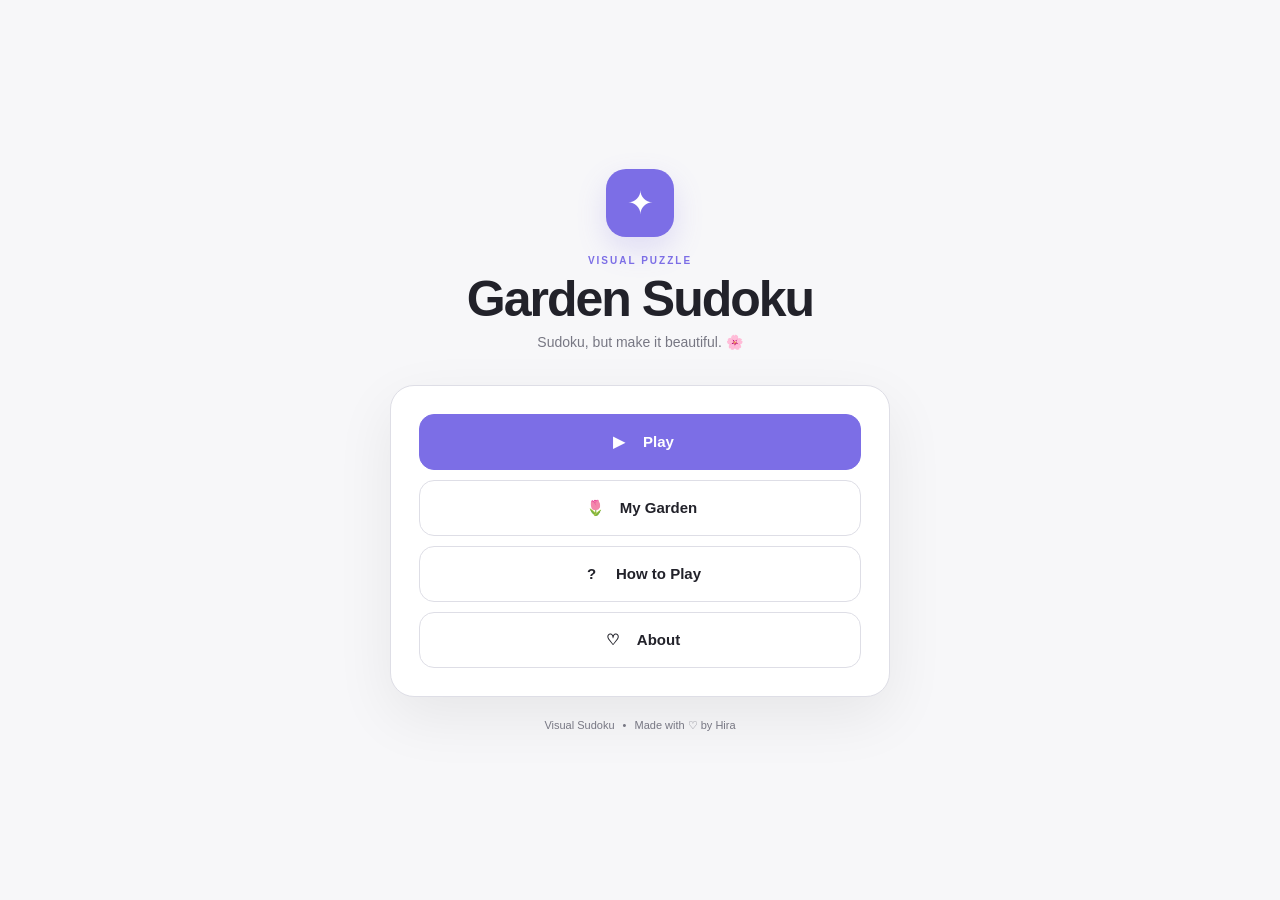
<file: index.html>
<!DOCTYPE html>
<html lang="en">

<head>

    <meta charset="UTF-8">

    <meta
        name="viewport"
        content="width=device-width, initial-scale=1.0"
    >

    <meta
        name="theme-color"
        content="#f7f7f9"
    >

    <meta
        name="description"
        content="Visual Sudoku - a beautiful themed Sudoku puzzle game."
    >

    <title>Garden Sudoku</title>

    <link
        rel="stylesheet"
        href="css/menu.css"
    >

</head>


<body>

    <main class="menu-container">

        <!-- LOGO / TITLE -->

        <section class="menu-header">

            <div class="logo">
                ✦
            </div>

            <p class="eyebrow">
                VISUAL PUZZLE
            </p>

            <h1>
                Garden Sudoku
            </h1>

            <p class="tagline">
                Sudoku, but make it beautiful. 🌸
            </p>

        </section>


        <!-- MAIN MENU -->

        <section
            id="mainMenu"
            class="menu-panel"
        >

            <button
                id="playButton"
                class="menu-button primary"
                type="button"
            >
                <span class="button-icon">
                    ▶
                </span>

                <span>
                    Play
                </span>
            </button>


            <button
                id="gardenButton"
                class="menu-button"
                type="button"
            >
                <span class="button-icon">
                    🌷
                </span>

                <span>
                    My Garden
                </span>
            </button>


            <button
                id="howToPlayButton"
                class="menu-button"
                type="button"
            >
                <span class="button-icon">
                    ?
                </span>

                <span>
                    How to Play
                </span>
            </button>


            <button
                id="aboutButton"
                class="menu-button"
                type="button"
            >
                <span class="button-icon">
                    ♡
                </span>

                <span>
                    About
                </span>
            </button>

        </section>


        <!-- =========================
             PLAY SETTINGS
        ========================== -->

        <section
            id="playSettings"
            class="menu-panel hidden"
        >

            <button
                id="backFromPlay"
                class="back-button"
                type="button"
            >
                ← Back
            </button>


            <h2>
                Create Your Puzzle
            </h2>

            <p class="panel-description">
                Choose your difficulty and your world.
            </p>


            <!-- DIFFICULTY -->

            <div class="selection-section">

                <h3>
                    Difficulty
                </h3>

                <div class="choice-grid">

                    <button
                        class="choice-button difficulty-choice"
                        data-value="easy"
                        type="button"
                    >
                        <span class="choice-icon">
                            🌱
                        </span>

                        <span>
                            Easy
                        </span>
                    </button>


                    <button
                        class="choice-button difficulty-choice selected"
                        data-value="medium"
                        type="button"
                    >
                        <span class="choice-icon">
                            🌿
                        </span>

                        <span>
                            Medium
                        </span>
                    </button>


                    <button
                        class="choice-button difficulty-choice"
                        data-value="hard"
                        type="button"
                    >
                        <span class="choice-icon">
                            🌳
                        </span>

                        <span>
                            Hard
                        </span>
                    </button>

                </div>

            </div>


            <!-- THEME -->

            <div class="selection-section">

                <h3>
                    Theme
                </h3>

                <div class="choice-grid">

                    <button
                        class="choice-button theme-choice selected"
                        data-value="numbers"
                        type="button"
                    >
                        <span class="choice-icon">
                            123
                        </span>

                        <span>
                            Numbers
                        </span>
                    </button>


                    <button
                        class="choice-button theme-choice"
                        data-value="fruits"
                        type="button"
                    >
                        <span class="choice-icon">
                            🍎
                        </span>

                        <span>
                            Fruits
                        </span>
                    </button>


                    <button
                        class="choice-button theme-choice"
                        data-value="flowers"
                        type="button"
                    >
                        <span class="choice-icon">
                            🌸
                        </span>

                        <span>
                            Flowers
                        </span>
                    </button>

                </div>

            </div>


            <button
                id="startGameButton"
                class="menu-button primary start-button"
                type="button"
            >
                Start Game
                <span>→</span>
            </button>

        </section>


        <!-- =========================
             HOW TO PLAY
        ========================== -->

        <section
            id="howToPlay"
            class="info-panel hidden"
        >

            <button
                id="backFromHowToPlay"
                class="back-button"
                type="button"
            >
                ← Back
            </button>


            <h2>
                How to Play
            </h2>


            <div class="instructions">

                <div class="instruction">

                    <span class="instruction-number">
                        1
                    </span>

                    <p>
                        Fill every empty cell of the
                        9×9 board.
                    </p>

                </div>


                <div class="instruction">

                    <span class="instruction-number">
                        2
                    </span>

                    <p>
                        Each row must contain every
                        symbol exactly once.
                    </p>

                </div>


                <div class="instruction">

                    <span class="instruction-number">
                        3
                    </span>

                    <p>
                        Each column must contain every
                        symbol exactly once.
                    </p>

                </div>


                <div class="instruction">

                    <span class="instruction-number">
                        4
                    </span>

                    <p>
                        Each 3×3 square must also contain
                        every symbol exactly once.
                    </p>

                </div>


                <div class="instruction">

                    <span class="instruction-number">
                        5
                    </span>

                    <p>
                        Numbers, fruits and flowers all
                        follow exactly the same Sudoku rules.
                    </p>

                </div>


                <div class="instruction">

                    <span class="instruction-number">
                        6
                    </span>

                    <p>
                        If you make a mistake, the cell
                        will turn red. ❤️‍🩹
                    </p>

                </div>


                <div class="instruction">

                    <span class="instruction-number">
                        7
                    </span>

                    <p>
                        Need help? Use the Hint button
                        to reveal a correct symbol.
                    </p>

                </div>

            </div>


            <div class="tip">

                💡
                <strong>Tip:</strong>
                Take your time. Sudoku is about logic,
                not speed.

            </div>

        </section>


        <!-- =========================
             ABOUT
        ========================== -->

        <section
            id="about"
            class="info-panel hidden"
        >

            <button
                id="backFromAbout"
                class="back-button"
                type="button"
            >
                ← Back
            </button>


            <div class="about-icon">
                🌸
            </div>


            <h2>
                About Visual Sudoku
            </h2>


            <p class="about-text">

                Visual Sudoku is a themed Sudoku game
                created by <strong>Hira</strong>.

                <br><br>

                Instead of using only traditional numbers,
                the game lets you explore Sudoku through
                beautiful visual themes such as fruits
                and flowers.

                <br><br>

                It was created with a simple idea:

                <strong>
                    logic games can be beautiful too.
                </strong>

            </p>


            <div class="creator-card">

                <span>
                    Created by
                </span>

                <strong>
                    Hira
                </strong>


                <a
                    href="mailto:hirafuyu2003@gmail.com"
                >
                    hirafuyu2003@gmail.com
                </a>

            </div>

        </section>


        <!-- FOOTER -->

        <footer>

            Visual Sudoku

            <span>•</span>

            Made with ♡ by Hira

        </footer>

    </main>


    <script src="js/menu.js"></script>

</body>

</html>
</file>
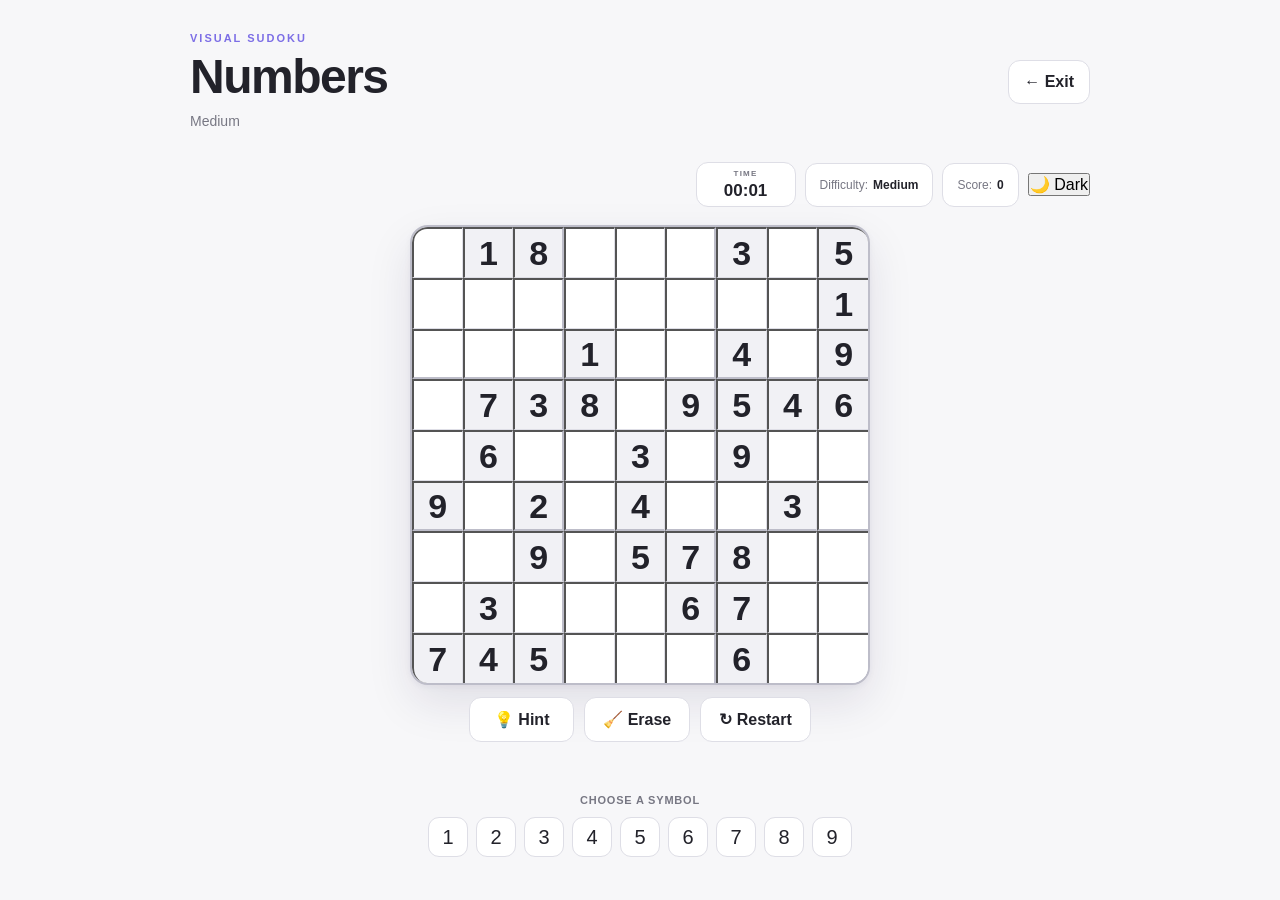
<file: game.html>
<!DOCTYPE html>
<html lang="en">

<head>

    <meta charset="UTF-8">

    <meta
        name="viewport"
        content="width=device-width, initial-scale=1.0, viewport-fit=cover"
    >

    <meta
        name="theme-color"
        content="#f7f7f9"
    >

    <meta
        name="description"
        content="Visual Sudoku game."
    >

    <title>Visual Sudoku — Game</title>

    <link
        rel="stylesheet"
        href="css/style.css"
    >

</head>


<body>

    <main class="app">


        <!-- =========================
             HEADER
        ========================== -->

        <header class="app-header">

            <div class="brand">

                <p class="eyebrow">
                    VISUAL SUDOKU
                </p>

                <h1>
                    <span id="gameThemeName">
                        Numbers
                    </span>
                </h1>

                <p
                    id="gameDifficulty"
                    class="subtitle"
                >
                    Medium
                </p>

            </div>


            <button
                id="exitButton"
                class="exit-button"
                type="button"
            >
                ← Exit
            </button>

        </header>


        <!-- =========================
             GAME INFO
        ========================== -->

        <section class="game-info">

            <div class="timer-box">

                <span class="timer-label">
                    TIME
                </span>

                <strong id="timer">
                    00:00
                </strong>

            </div>


            <div class="game-status">

                <span>
                    Difficulty:
                </span>

                <strong id="difficultyDisplay">
                    Medium
                </strong>

            </div>

            <div class="game-status">

                <span>
                    Score:
                </span>

                <strong id="scoreDisplay">
                    0
                </strong>

            </div>


            <button
                id="darkMode"
                class="mode-button"
                type="button"
                aria-label="Toggle dark mode"
                aria-pressed="false"
            >

                <span
                    id="modeIcon"
                    aria-hidden="true"
                >
                    🌙
                </span>

                <span id="modeText">
                    Dark
                </span>

            </button>

        </section>


        <!-- =========================
             BOARD
        ========================== -->

        <section class="game-area">

            <div
                id="sudokuBoard"
                class="sudoku-board"
                aria-label="Sudoku board"
            ></div>


            <div class="game-actions">

                <button
                    id="hintBtn"
                    class="secondary-button"
                    type="button"
                >
                    <span>💡</span>
                    Hint
                </button>


                <button
                    id="eraseBtn"
                    class="secondary-button"
                    type="button"
                >
                    <span>🧹</span>
                    Erase
                </button>


                <button
                    id="restartBtn"
                    class="secondary-button"
                    type="button"
                >
                    <span>↻</span>
                    Restart
                </button>

            </div>


            <p
                id="message"
                class="message"
                aria-live="polite"
            ></p>

        </section>


        <!-- =========================
             SYMBOL PALETTE
        ========================== -->

        <section
            class="palette-section"
            aria-label="Symbol selection"
        >

            <p class="palette-title">
                Choose a symbol
            </p>


            <div
                id="symbolPalette"
                class="symbol-palette"
            ></div>

        </section>


        <!-- =========================
             WIN MODAL
        ========================== -->

        <div
            id="winModal"
            class="modal hidden"
            role="dialog"
            aria-modal="true"
            aria-labelledby="winTitle"
        >

            <div class="modal-content">

                <div class="win-icon">
                    ✨
                </div>

                <h2 id="winTitle">
                    Puzzle Complete!
                </h2>

                <p>
                    Beautifully solved. 🌸
                </p>

                <p>
                    Time:
                    <strong id="finalTime">
                        00:00
                    </strong>
                </p>

                <p>
                    Level score:
                    <strong id="finalScore">
                        0
                    </strong>
                </p>

                <p id="coinsEarned" class="score-reward">
                    🌱 Coins earned: 0
                </p>


                <button
                    id="nextGameBtn"
                    class="primary-button modal-button"
                    type="button"
                >
                    New Puzzle
                </button>


                <button
                    id="winExitButton"
                    class="secondary-button modal-button"
                    type="button"
                >
                    Main Menu
                </button>

            </div>

        </div>


    </main>


    <script src="js/sudoku.js"></script>
    <script src="js/themes.js"></script>
    <script src="js/game.js"></script>
    <script src="js/app.js"></script>
    


</body>

</html>
</file>
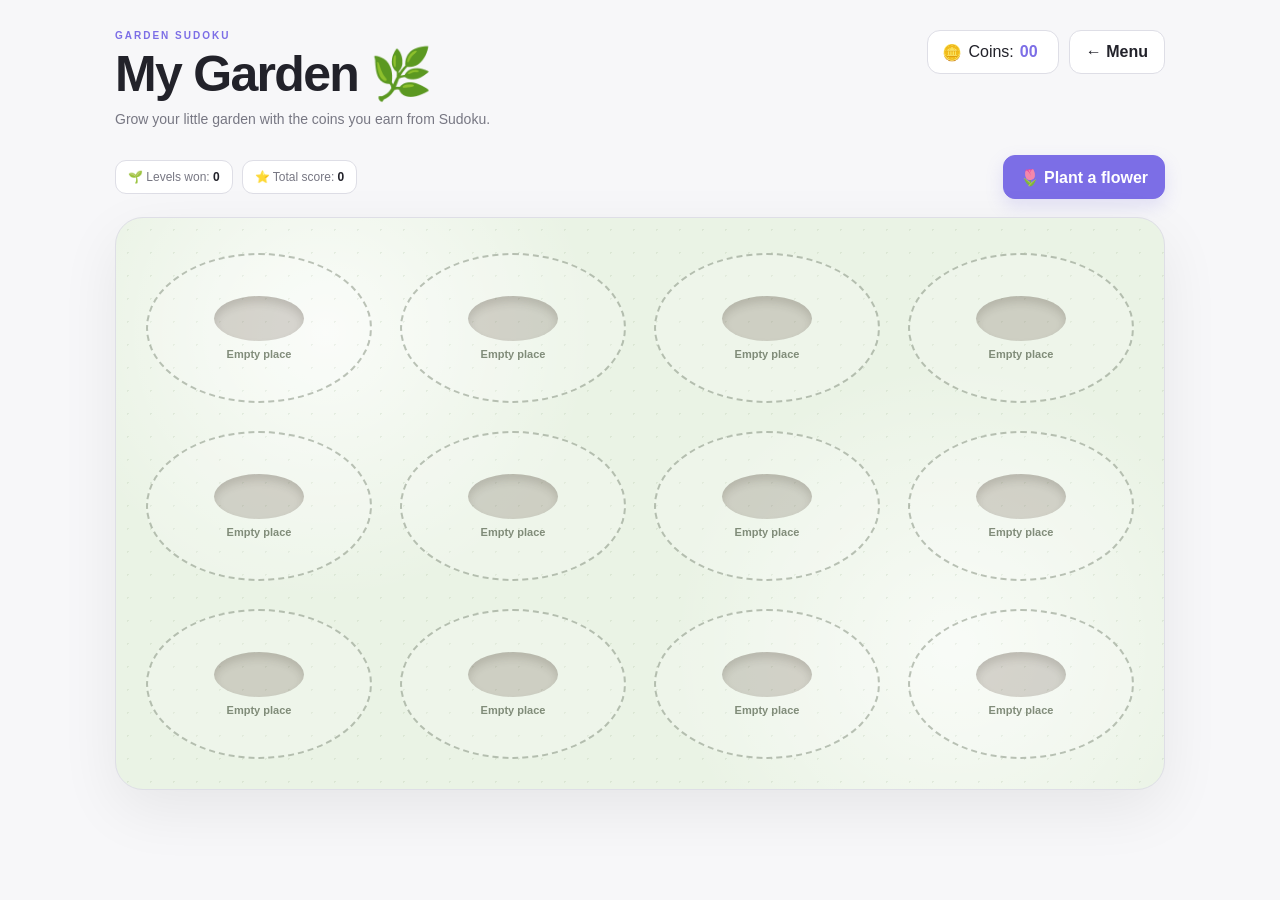
<file: Garden.html>
<!DOCTYPE html>
<html lang="en">

<head>
    <meta charset="UTF-8">
    <meta name="viewport" content="width=device-width, initial-scale=1.0, viewport-fit=cover">
    <meta name="theme-color" content="#f7f7f9">
    <meta name="description" content="My Garden - Visual Sudoku">
    <title>Garden Sudoku </title>
    <link rel="stylesheet" href="css/Garden.css">
</head>

<body>

    <main class="garden-app">

        <header class="garden-header">
            <div>
                <p class="eyebrow">GARDEN SUDOKU</p>
                <h1>My Garden 🌿</h1>
                <p class="subtitle">Grow your little garden with the coins you earn from Sudoku.</p>
            </div>

            <div class="garden-header-actions">
                <div class="coin-box">
                    <span>🪙</span>
                    <span>Coins:</span>
                    <strong id="coinsDisplay">00</strong>
                </div>

                <button id="backButton" class="secondary-button" type="button">
                    ← Menu
                </button>
            </div>
        </header>

        <section class="garden-toolbar">
            <div class="garden-stats">
                <span>🌱 Levels won: <strong id="levelsWonDisplay">0</strong></span>
                <span>⭐ Total score: <strong id="totalScoreDisplay">0</strong></span>
            </div>

            <button id="plantButton" class="primary-button" type="button">
                🌷 Plant a flower
            </button>
        </section>

        <section id="garden" class="garden" aria-label="Your garden">
            <!-- Flower plots are created by Garden.js -->
        </section>

        <p id="gardenMessage" class="garden-message" aria-live="polite"></p>

    </main>


    <!-- =========================
         PLANT FLOWER MODAL
    ========================== -->

    <div id="plantModal" class="modal hidden" role="dialog" aria-modal="true" aria-labelledby="plantTitle">

        <div class="modal-card">

            <button id="closeModalButton" class="modal-close" type="button" aria-label="Close">
                ×
            </button>

            <div class="modal-icon">🌼</div>

            <h2 id="plantTitle">Plant a flower</h2>

            <p class="modal-description">
                Choose a flower, then choose an empty place in your garden.
            </p>

            <div id="flowerChoices" class="flower-choices"></div>

            <div class="slot-picker-header">
                <span>Choose a place</span>
                <strong id="selectedFlowerLabel">Select a flower first</strong>
            </div>

            <div id="slotChoices" class="slot-choices"></div>

            <button id="cancelPlantButton" class="secondary-button modal-button" type="button">
                Cancel
            </button>

        </div>

    </div>


    <script src="js/Garden.js"></script>

</body>
</html>
</file>
<file: css/menu.css>
:root {

    --background: #f7f7f9;
    --surface: #ffffff;
    --surface-soft: #f1f1f5;

    --text: #22222a;
    --text-soft: #777783;

    --border: #dedee6;

    --accent: #7c6ee6;
    --accent-soft: #ebe8ff;

    --shadow:
        0 20px 60px rgba(0, 0, 0, 0.07);

}


* {

    box-sizing: border-box;

    margin: 0;

    padding: 0;

}


body {

    min-height: 100vh;

    background: var(--background);

    color: var(--text);

    font-family:
        Inter,
        -apple-system,
        BlinkMacSystemFont,
        "Segoe UI",
        sans-serif;

    display: flex;

    justify-content: center;

    align-items: center;

    padding: 30px 15px;

}


.menu-container {

    width: 100%;

    max-width: 500px;

    text-align: center;

}


/* ================================
   HEADER
================================ */

.menu-header {

    margin-bottom: 35px;

}


.logo {

    width: 68px;

    height: 68px;

    margin: 0 auto 18px;

    display: flex;

    align-items: center;

    justify-content: center;

    border-radius: 20px;

    background: var(--accent);

    color: white;

    font-size: 32px;

    box-shadow:
        0 12px 30px
        rgba(
            124,
            110,
            230,
            0.2
        );

}


.eyebrow {

    color: var(--accent);

    font-size: 10px;

    font-weight: 800;

    letter-spacing: 2px;

    margin-bottom: 8px;

}


h1 {

    font-size:
        clamp(
            34px,
            8vw,
            50px
        );

    letter-spacing: -2px;

    line-height: 1;

}


.tagline {

    margin-top: 10px;

    color: var(--text-soft);

    font-size: 14px;

}


/* ================================
   PANELS
================================ */

.menu-panel,
.info-panel {

    width: 100%;

    background: var(--surface);

    border: 1px solid var(--border);

    border-radius: 24px;

    padding: 28px;

    box-shadow: var(--shadow);

}


.hidden {

    display: none !important;

}


/* ================================
   MENU BUTTONS
================================ */

.menu-button {

    width: 100%;

    min-height: 56px;

    border-radius: 15px;

    border: 1px solid var(--border);

    background: var(--surface);

    color: var(--text);

    display: flex;

    align-items: center;

    justify-content: center;

    gap: 12px;

    font-size: 15px;

    font-weight: 650;

    margin-bottom: 10px;

    cursor: pointer;

    transition:
        transform 0.15s ease,
        background 0.2s ease,
        border-color 0.2s ease;

}


.menu-button:last-child {

    margin-bottom: 0;

}


.menu-button:hover {

    transform: translateY(-2px);

    border-color: var(--accent);

}


.menu-button.primary {

    background: var(--accent);

    border-color: var(--accent);

    color: white;

}


.button-icon {

    width: 25px;

    font-weight: 800;

}


.start-button {

    margin-top: 5px;

}


/* ================================
   BACK
================================ */

.back-button {

    border: none;

    background: transparent;

    color: var(--text-soft);

    cursor: pointer;

    font-size: 13px;

    margin-bottom: 22px;

}


.back-button:hover {

    color: var(--accent);

}


/* ================================
   SETTINGS
================================ */

.menu-panel h2,
.info-panel h2 {

    font-size: 26px;

    letter-spacing: -0.7px;

}


.panel-description {

    color: var(--text-soft);

    font-size: 13px;

    margin-top: 7px;

    margin-bottom: 25px;

}


.selection-section {

    text-align: left;

    margin-bottom: 22px;

}


.selection-section h3 {

    font-size: 11px;

    text-transform: uppercase;

    letter-spacing: 1px;

    color: var(--text-soft);

    margin-bottom: 9px;

}


.choice-grid {

    display: grid;

    grid-template-columns:
        repeat(3, 1fr);

    gap: 8px;

}


.choice-button {

    min-height: 78px;

    border-radius: 14px;

    border: 1px solid var(--border);

    background: var(--surface);

    color: var(--text);

    display: flex;

    flex-direction: column;

    align-items: center;

    justify-content: center;

    gap: 6px;

    cursor: pointer;

    transition:
        0.15s ease;

}


.choice-button:hover {

    border-color: var(--accent);

}


.choice-button.selected {

    border-color: var(--accent);

    background: var(--accent-soft);

    color: var(--accent);

}


.choice-icon {

    font-size: 22px;

    line-height: 1;

}


.choice-button span:last-child {

    font-size: 12px;

    font-weight: 650;

}


/* ================================
   INSTRUCTIONS
================================ */

.instructions {

    text-align: left;

    margin-top: 25px;

}


.instruction {

    display: flex;

    align-items: flex-start;

    gap: 12px;

    margin-bottom: 14px;

}


.instruction-number {

    width: 25px;

    height: 25px;

    flex: 0 0 25px;

    border-radius: 50%;

    background: var(--accent-soft);

    color: var(--accent);

    display: flex;

    align-items: center;

    justify-content: center;

    font-size: 11px;

    font-weight: 800;

}


.instruction p {

    color: var(--text-soft);

    font-size: 13px;

    line-height: 1.55;

}


.tip {

    margin-top: 22px;

    padding: 14px;

    border-radius: 13px;

    background: var(--surface-soft);

    color: var(--text-soft);

    font-size: 12px;

    line-height: 1.5;

    text-align: left;

}


/* ================================
   ABOUT
================================ */

.about-icon {

    font-size: 42px;

    margin-bottom: 15px;

}


.about-text {

    color: var(--text-soft);

    font-size: 14px;

    line-height: 1.7;

    margin-top: 18px;

}


.creator-card {

    display: flex;

    flex-direction: column;

    gap: 5px;

    margin-top: 24px;

    padding: 18px;

    border-radius: 15px;

    background: var(--surface-soft);

}


.creator-card span {

    color: var(--text-soft);

    font-size: 11px;

}


.creator-card strong {

    font-size: 18px;

}


.creator-card a {

    color: var(--accent);

    font-size: 13px;

    text-decoration: none;

    margin-top: 3px;

}


.creator-card a:hover {

    text-decoration: underline;

}


/* ================================
   FOOTER
================================ */

footer {

    color: var(--text-soft);

    font-size: 11px;

    margin-top: 22px;

}


footer span {

    margin: 0 5px;

}


/* ================================
   MOBILE
================================ */

@media (max-width: 500px) {

    body {

        padding:
            20px
            10px;

        align-items: flex-start;

    }


    .menu-container {

        margin-top: 25px;

    }


    .menu-header {

        margin-bottom: 25px;

    }


    .logo {

        width: 58px;

        height: 58px;

        border-radius: 17px;

        font-size: 27px;

    }


    h1 {

        font-size: 34px;

    }


    .menu-panel,
    .info-panel {

        padding: 22px 16px;

        border-radius: 20px;

    }


    .choice-grid {

        gap: 6px;

    }


    .choice-button {

        min-height: 70px;

    }

}
</file>
<file: css/style.css>
/* =========================================
   VISUAL SUDOKU
   Global Styles
========================================= */

:root {

    --background: #f7f7f9;
    --surface: #ffffff;
    --surface-soft: #f1f1f5;

    --text: #22222a;
    --text-soft: #777783;

    --border: #dedee6;
    --border-strong: #bdbdc9;

    --accent: #7c6ee6;
    --accent-soft: #ebe8ff;

    --success: #4caf78;
    --success-soft: #e9f8ef;

    --error: #e56b6f;
    --error-soft: #ffe9ea;

    --radius: 16px;

    --board-size: min(
        86vw,
        460px
    );

    --safe-bottom: env(
        safe-area-inset-bottom,
        0px
    );
}


/* =========================================
   RESET
========================================= */

* {
    box-sizing: border-box;
    margin: 0;
    padding: 0;
}


html {
    min-height: 100%;
}


body {

    min-height: 100vh;

    background: var(--background);

    color: var(--text);

    font-family:
        Inter,
        -apple-system,
        BlinkMacSystemFont,
        "Segoe UI",
        Roboto,
        Helvetica,
        Arial,
        sans-serif;

    -webkit-font-smoothing: antialiased;

    text-rendering: optimizeLegibility;

    padding:
        32px
        20px
        calc(32px + var(--safe-bottom));
}


button,
select {
    font: inherit;
}


button {
    cursor: pointer;
    -webkit-tap-highlight-color: transparent;
}


select {
    -webkit-tap-highlight-color: transparent;
}


/* =========================================
   APP
========================================= */

.app {

    width: 100%;

    max-width: 900px;

    margin: 0 auto;
}


/* =========================================
   HEADER
========================================= */

.app-header {

    display: flex;

    justify-content: space-between;

    align-items: center;

    gap: 20px;

    margin-bottom: 30px;
}


.brand {
    min-width: 0;
}


.eyebrow {

    color: var(--accent);

    font-size: 11px;

    font-weight: 800;

    letter-spacing: 2px;

    margin-bottom: 8px;
}


h1 {

    font-size: clamp(
        30px,
        5vw,
        48px
    );

    line-height: 1.05;

    letter-spacing: -1.5px;
}


.subtitle {

    color: var(--text-soft);

    font-size: 14px;

    margin-top: 9px;

    line-height: 1.5;
}


/* =========================================
   BUTTONS
========================================= */

.primary-button,
.secondary-button {

    border-radius: 12px;

    padding: 12px 18px;

    font-weight: 650;

    border: none;

    min-height: 44px;

    transition:
        transform 0.15s ease,
        box-shadow 0.15s ease,
        background 0.15s ease;

    touch-action: manipulation;
}


.primary-button {

    background: var(--accent);

    color: white;

    box-shadow:
        0 5px 15px rgba(
            124,
            110,
            230,
            0.18
        );
}


.secondary-button {

    background: var(--surface);

    color: var(--text);

    border: 1px solid var(--border);
}


.primary-button:hover,
.secondary-button:hover {

    transform: translateY(-2px);
}


.primary-button:active,
.secondary-button:active {

    transform: scale(0.97);
}


.primary-button:focus-visible,
.secondary-button:focus-visible,
select:focus-visible {

    outline: 3px solid var(--accent-soft);

    outline-offset: 2px;
}


/* =========================================
   CONTROLS
========================================= */

.controls {

    display: grid;

    grid-template-columns:
        minmax(120px, 1fr)
        minmax(120px, 1fr)
        auto;

    align-items: end;

    gap: 12px;

    margin-bottom: 22px;
}


.control-group {

    display: flex;

    flex-direction: column;

    gap: 7px;
}


.control-group label {

    color: var(--text-soft);

    font-size: 11px;

    font-weight: 750;

    text-transform: uppercase;

    letter-spacing: 0.8px;
}


select {

    width: 100%;

    min-height: 44px;

    background: var(--surface);

    border: 1px solid var(--border);

    border-radius: 12px;

    padding: 10px 34px 10px 13px;

    color: var(--text);

    outline: none;

    cursor: pointer;
}


select:focus {

    border-color: var(--accent);
}


.timer-box {

    min-width: 100px;

    min-height: 44px;

    padding: 7px 15px;

    border-radius: 12px;

    background: var(--surface);

    border: 1px solid var(--border);

    display: flex;

    flex-direction: column;

    justify-content: center;

    align-items: center;

    text-align: center;
}


.timer-label {

    display: block;

    font-size: 8px;

    font-weight: 800;

    letter-spacing: 1.2px;

    color: var(--text-soft);

    line-height: 1;
}


#timer {

    margin-top: 4px;

    font-size: 17px;

    line-height: 1;
}


/* =========================================
   GAME
========================================= */

.game-area {

    display: flex;

    flex-direction: column;

    align-items: center;
}


/* =========================================
   SUDOKU BOARD
========================================= */

.sudoku-board {

    width: var(--board-size);

    height: var(--board-size);

    display: grid;

    grid-template-columns:
        repeat(9, 1fr);

    grid-template-rows:
        repeat(9, 1fr);

    background: var(--surface);

    border: 2px solid var(--border-strong);

    border-radius: 18px;

    overflow: hidden;

    box-shadow:
        0 18px 45px
        rgba(30, 20, 70, 0.10),
        0 2px 6px
        rgba(30, 20, 70, 0.05);

    /*
        Prevents accidental browser
        gestures while playing.
    */

    touch-action: manipulation;

    user-select: none;
}


/* =========================================
   CELLS
========================================= */

.cell {

    min-width: 0;
    min-height: 0;

    display: flex;

    align-items: center;

    justify-content: center;

    background: var(--surface);

    color: var(--text);

    border-right:
        1px solid var(--border);

    border-bottom:
        1px solid var(--border);

    font-size:
        clamp(
            18px,
            4.2vw,
            34px
        );

    font-weight: 500;

    line-height: 1;

    user-select: none;

    transition:
        background 0.15s ease,
        color 0.15s ease,
        transform 0.1s ease;

    overflow: hidden;
}


.cell:not(.given):not(.selected):hover {

    background: var(--surface-soft);

    cursor: pointer;
}


/*
    Rounded outer corners so the board reads as one
    soft rounded shape rather than a sharp grid.
*/

.cell:nth-child(1) {
    border-top-left-radius: 15px;
}

.cell:nth-child(9) {
    border-top-right-radius: 15px;
}

.cell:nth-child(73) {
    border-bottom-left-radius: 15px;
}

.cell:nth-child(81) {
    border-bottom-right-radius: 15px;
}


/*
    Vertical 3x3 boundaries
*/

.cell:nth-child(3n) {

    border-right:
        2px solid
        var(--border-strong);
}


.cell:nth-child(9n) {

    border-right: none;
}


/*
    Horizontal 3x3 boundaries

    Rows 3, 6, and 9.
*/

.cell:nth-child(n + 19):nth-child(-n + 27),
.cell:nth-child(n + 46):nth-child(-n + 54) {

    border-bottom:
        2px solid
        var(--border-strong);
}


.cell:nth-child(n + 73) {

    border-bottom: none;
}


/* =========================================
   CELL STATES
========================================= */

.cell.given {

    background: var(--surface-soft);

    color: var(--text);

    font-weight: 700;
}


.cell.selected {

    background: var(--accent-soft);

    box-shadow:
        inset 0 0 0 2px
        var(--accent);

    z-index: 1;
}


.cell.related {

    background: #f4f2ff;
}


.cell.error {

    background: var(--error-soft);

    color: var(--error);

    animation:
        shake 0.25s ease;
}


.cell.hint {

    background: var(--success-soft);

    color: var(--success);
}


.cell.correct-flash {

    background: var(--success-soft);

    color: var(--success);

    animation:
        correctPop 0.5s ease;
}


@keyframes correctPop {

    0% {
        transform: scale(1);
        background: var(--success);
        color: #ffffff;
    }

    60% {
        transform: scale(1.08);
    }

    100% {
        transform: scale(1);
        background: var(--success-soft);
        color: var(--success);
    }
}


@keyframes shake {

    0%,
    100% {
        transform: translateX(0);
    }

    25% {
        transform: translateX(-3px);
    }

    75% {
        transform: translateX(3px);
    }
}


/* =========================================
   GAME ACTIONS
========================================= */

.game-actions {

    display: flex;

    justify-content: center;

    gap: 10px;

    margin-top: 12px;
}


.game-actions button {

    min-width: 105px;
}


/* =========================================
   MESSAGE
========================================= */

.message {

    min-height: 24px;

    margin-top: 10px;

    color: var(--text-soft);

    font-size: 13px;

    text-align: center;

    line-height: 1.4;
}


/* =========================================
   SYMBOL PALETTE
========================================= */

.palette-section {

    width: 100%;

    margin-top: 18px;
}


.palette-title {

    color: var(--text-soft);

    font-size: 11px;

    font-weight: 750;

    text-transform: uppercase;

    letter-spacing: 0.8px;

    text-align: center;

    margin-bottom: 11px;
}


.symbol-palette {

    display: flex;

    justify-content: center;

    align-items: center;

    flex-wrap: wrap;

    gap: 8px;
}


.symbol-button {

    width: 40px;

    height: 40px;

    flex: 0 0 auto;

    display: flex;

    align-items: center;

    justify-content: center;

    border-radius: 11px;

    background: var(--surface);

    border: 1px solid var(--border);

    color: var(--text);

    font-size: 20px;

    line-height: 1;

    transition:
        transform 0.15s ease,
        background 0.15s ease,
        border-color 0.15s ease,
        opacity 0.15s ease;

    touch-action: manipulation;
}


.symbol-button:hover {

    transform: translateY(-2px);

    background: var(--accent-soft);

    border-color: var(--accent);
}


.symbol-button:active {

    transform: scale(0.94);
}


.symbol-button.active {

    background: var(--accent-soft);

    border-color: var(--accent);
}


.symbol-button.completed {

    background: var(--success-soft);

    border-color: var(--success);

    color: var(--success);

    opacity: 0.55;

    cursor: default;

    transform: none;
}


.symbol-button.completed:hover {

    transform: none;
}


.symbol-button:disabled {

    pointer-events: none;
}


/* =========================================
   MODAL
========================================= */

.modal {

    position: fixed;

    inset: 0;

    z-index: 100;

    background:
        rgba(
            20,
            20,
            25,
            0.45
        );

    display: flex;

    align-items: center;

    justify-content: center;

    padding: 20px;

    backdrop-filter: blur(4px);
}


.modal.hidden {

    display: none;
}


.modal-content {

    width: min(
        90vw,
        400px
    );

    background: var(--surface);

    border-radius: 22px;

    padding: 34px 25px;

    text-align: center;

    box-shadow:
        0 30px 80px
        rgba(0, 0, 0, 0.2);

    animation:
        modalAppear
        0.2s ease;
}


@keyframes modalAppear {

    from {
        opacity: 0;
        transform: scale(0.94);
    }

    to {
        opacity: 1;
        transform: scale(1);
    }
}


.win-icon {

    font-size: 44px;

    margin-bottom: 10px;
}


.modal-content h2 {

    font-size: 27px;

    margin-bottom: 8px;
}


.modal-content p {

    color: var(--text-soft);

    margin-bottom: 8px;

    line-height: 1.5;
}


.modal-button {

    margin-top: 17px;
}


/* =========================================
   TABLET
========================================= */

@media (max-width: 700px) {

    body {

        padding:
            25px
            16px
            calc(25px + var(--safe-bottom));
    }


    .app-header {

        margin-bottom: 24px;
    }


    .controls {

        grid-template-columns:
            1fr
            1fr
            auto;
    }


    .timer-box {

        min-width: 85px;
    }
}


/* =========================================
   PHONE
========================================= */

@media (max-width: 520px) {

    body {

        padding:
            12px
            10px
            calc(14px + var(--safe-bottom));
    }


    .app-header {

        align-items: center;

        gap: 12px;

        margin-bottom: 12px;
    }


    .eyebrow {

        font-size: 9px;

        letter-spacing: 1.5px;

        margin-bottom: 5px;
    }


    h1 {

        font-size: 28px;

        letter-spacing: -1px;
    }


    .subtitle {

        font-size: 12px;

        margin-top: 5px;
    }


    .app-header .primary-button {

        min-width: 44px;

        width: 44px;

        height: 44px;

        padding: 0;

        border-radius: 12px;

        font-size: 0;

        flex: 0 0 44px;
    }


    .app-header .primary-button::after {

        content: "+";

        font-size: 22px;

        line-height: 1;
    }


    .controls {

        grid-template-columns:
            1fr
            1fr;

        gap: 8px;

        margin-bottom: 16px;
    }


    .timer-box {

        grid-column: 1 / -1;

        width: 100%;

        min-height: 40px;

        flex-direction: row;

        gap: 8px;

        justify-content: center;
    }


    .timer-label {

        margin-top: 1px;
    }


    #timer {

        margin-top: 0;

        font-size: 16px;
    }


    select {

        min-height: 42px;

        padding:
            9px
            28px
            9px
            10px;

        font-size: 13px;
    }


    .sudoku-board {

        width: min(
            92vw,
            420px
        );

        height: min(
            92vw,
            420px
        );

        border-radius: 14px;

        border-width: 2px;
    }


    .cell {

        font-size:
            clamp(
                15px,
                5.6vw,
                25px
            );
    }


    .game-actions {

        width: 100%;

        gap: 7px;

        margin-top: 10px;
    }


    .game-actions button {

        flex: 1;

        min-width: 0;

        min-height: 38px;

        padding:
            8px
            10px;

        font-size: 12px;
    }


    .message {

        font-size: 12px;

        min-height: 18px;

        margin-top: 6px;
    }


    .palette-section {

        margin-top: 12px;
    }


    .palette-title {

        font-size: 10px;

        margin-bottom: 7px;
    }


    .symbol-palette {

        gap: 4px;
    }


    .symbol-button {

        width: calc(
            (100vw - 60px) / 9
        );

        height: calc(
            (100vw - 60px) / 9
        );

        max-width: 36px;

        max-height: 36px;

        min-width: 26px;

        min-height: 26px;

        border-radius: 9px;

        font-size:
            clamp(
                13px,
                4.4vw,
                18px
            );
    }


    .modal {

        padding: 14px;
    }


    .modal-content {

        width: 100%;

        max-width: 360px;

        padding:
            30px
            20px;

        border-radius: 20px;
    }


    .win-icon {

        font-size: 38px;
    }


    .modal-content h2 {

        font-size: 24px;
    }


    .modal-button {

        width: 100%;
    }
}


/* =========================================
   VERY SMALL PHONES
========================================= */

@media (max-width: 360px) {

    body {

        padding-left: 7px;

        padding-right: 7px;
    }


    h1 {

        font-size: 25px;
    }


    .subtitle {

        display: none;
    }


    .sudoku-board {

        width: 90vw;

        height: 90vw;

        border-radius: 12px;
    }


    .cell {

        font-size:
            clamp(
                15px,
                6vw,
                25px
            );
    }


    .symbol-palette {

        gap: 4px;
    }


    .symbol-button {

        width: calc(
            (100vw - 50px) / 9
        );

        height: calc(
            (100vw - 50px) / 9
        );

        border-radius: 7px;
    }
}


/* =========================================
   REDUCED MOTION
========================================= */

@media (prefers-reduced-motion: reduce) {

    *,
    *::before,
    *::after {

        scroll-behavior: auto !important;

        animation-duration:
            0.01ms !important;

        animation-iteration-count:
            1 !important;

        transition-duration:
            0.01ms !important;
    }
}
/* =========================================
   GAME HEADER EXIT BUTTON
========================================= */

.exit-button {

    min-height: 44px;

    padding: 10px 15px;

    border-radius: 12px;

    border: 1px solid var(--border);

    background: var(--surface);

    color: var(--text);

    font-weight: 650;

    cursor: pointer;

    transition:
        0.15s ease;
}


.exit-button:hover {

    transform: translateY(-2px);

    border-color: var(--accent);

}


/* =========================================
   GAME INFORMATION
========================================= */

.game-info {

    display: flex;

    align-items: center;

    justify-content: flex-end;

    gap: 9px;

    margin-bottom: 18px;

}


.game-status {

    min-height: 44px;

    padding:
        8px
        14px;

    border-radius: 12px;

    border: 1px solid var(--border);

    background: var(--surface);

    color: var(--text-soft);

    display: flex;

    align-items: center;

    gap: 5px;

    font-size: 12px;

}


.game-status strong {

    color: var(--text);

}


.game-info .timer-box {

    min-height: 44px;

}


/* =========================================
   MOBILE
========================================= */

@media (max-width: 520px) {

    .game-info {

        display: grid;

        grid-template-columns:
            1fr 1fr;

        gap: 6px;

        margin-bottom: 10px;

    }


    .game-status {

        justify-content: center;

        min-height: 36px;

        padding:
            6px
            7px;

        font-size: 11px;

    }


    .game-info .timer-box {

        width: 100%;

        min-height: 36px;

    }


    .game-info .mode-button {

        grid-column: 1 / 3;

        width: 100%;

    }


    .exit-button {

        font-size: 12px;

        padding:
            9px
            11px;

    }

}
/* =========================================
   DARK MODE
   ========================================= */

   body.dark-mode {
    background: #111318;
    color: #f1f3f5;
}

/* Main containers */

body.dark-mode .game-container,
body.dark-mode .game-header,
body.dark-mode .game-info,
body.dark-mode .controls {
    color: #f1f3f5;
}


/* Header */

body.dark-mode .game-title,
body.dark-mode h1,
body.dark-mode h2,
body.dark-mode h3 {
    color: #f1f3f5;
}


body.dark-mode .subtitle,
body.dark-mode .difficulty-label {
    color: #aeb4c0;
}


/* Timer */

body.dark-mode .timer-box {
    background: #1b1e25;
    border-color: #343944;
    color: #ffffff;
}


/* Difficulty box */

body.dark-mode .difficulty-box {
    background: #1b1e25;
    border-color: #343944;
    color: #ffffff;
}


/* Difficulty / score status pills */

body.dark-mode .game-status {
    background: #1b1e25;
    border-color: #343944;
    color: #aeb4c0;
}


body.dark-mode .game-status strong {
    color: #ffffff;
}


/* Sudoku board */

body.dark-mode #sudokuBoard {
    background: #1a1d23;
    border-color: #596171;
}


/* Sudoku cells */

body.dark-mode .cell {
    background: #1a1d23;
    color: #f5f7fa;
    border-color: #343944;
}


/* Given cells */

body.dark-mode .cell.given {
    background: #242832;
    color: #ffffff;
}


/* Selected cell */

body.dark-mode .cell.selected {
    background: #303746;
    box-shadow: inset 0 0 0 2px #8f83ef;
}


/* Related row/column highlight */

body.dark-mode .cell.related {
    background: #23262f;
}


/* Hover on empty cells */

body.dark-mode .cell:not(.given):not(.selected):hover {
    background: #22262e;
}


/* Mistake */

body.dark-mode .cell.error {
    background: #5a252b;
    color: #ffb3b8;
}


/* Correct-entry flash */

body.dark-mode .cell.correct-flash {
    background: #1f3a2c;
    color: #7fe0a8;
}


/* Symbol palette */

body.dark-mode .symbol-button {
    background: #1b1e25;
    border-color: #343944;
    color: #ffffff;
}


body.dark-mode .symbol-button:hover {
    background: #2a2f3a;
}


/* Completed symbol (fully placed) */

body.dark-mode .symbol-button.completed {
    background: #1f3a2c;
    border-color: #3f8f63;
    color: #7fe0a8;
}


/* Buttons */

body.dark-mode button {
    color: #f1f3f5;
}


/* Exit / normal buttons */

body.dark-mode .exit-button,
body.dark-mode .restart-button,
body.dark-mode .hint-button {
    background: #1b1e25;
    border-color: #343944;
    color: #ffffff;
}


body.dark-mode .exit-button:hover,
body.dark-mode .restart-button:hover,
body.dark-mode .hint-button:hover {
    background: #292e38;
}


/* Message */

body.dark-mode #message {
    color: #c7ccd6;
}


/* Win modal */

body.dark-mode .modal {
    background: #1b1e25;
    color: #ffffff;
}


body.dark-mode .modal h2 {
    color: #ffffff;
}


/* Dark mode button */

body.dark-mode #darkMode {
    background: #1b1e25;
    border-color: #454b58;
    color: #ffffff;
}
/* =========================================
   GLOBAL DARK MODE
   ========================================= */

   body.dark-mode {
    background-color: #111318 !important;
    color: #f1f3f5 !important;
}

body.dark-mode main,
body.dark-mode section,
body.dark-mode header,
body.dark-mode .container {
    color: #f1f3f5;
}


/* Text */

body.dark-mode p,
body.dark-mode span,
body.dark-mode label {
    color: #c8cdd6;
}


/* Sudoku board */

body.dark-mode #sudokuBoard {
    background-color: #181b21 !important;
    border-color: #4b5260 !important;
}


/* Every cell */

body.dark-mode #sudokuBoard .cell {
    background-color: #181b21 !important;
    color: #ffffff !important;
    border-color: #363c47 !important;
}


/* Fixed numbers */

body.dark-mode #sudokuBoard .cell.given {
    background-color: #242933 !important;
}


/* Selected */

body.dark-mode #sudokuBoard .cell.selected {
    background-color: #343b49 !important;
    box-shadow: inset 0 0 0 2px #8f83ef !important;
}


/* Related row/column highlight */

body.dark-mode #sudokuBoard .cell.related {
    background-color: #23262f !important;
}


/* Wrong answer */

body.dark-mode #sudokuBoard .cell.error {
    background-color: #64282e !important;
    color: #ffb8bd !important;
}


/* Correct-entry flash */

body.dark-mode #sudokuBoard .cell.correct-flash {
    background-color: #1f3a2c !important;
    color: #7fe0a8 !important;
}


/* Palette */

body.dark-mode #symbolPalette button {
    background-color: #1b1e25 !important;
    color: #ffffff !important;
    border-color: #3c424e !important;
}


/* Completed symbol (fully placed) */

body.dark-mode #symbolPalette button.completed {
    background-color: #1f3a2c !important;
    color: #7fe0a8 !important;
    border-color: #3f8f63 !important;
}


/* Timer / information cards */

body.dark-mode .timer,
body.dark-mode #timer,
body.dark-mode .info-box,
body.dark-mode .difficulty {
    background-color: #1b1e25 !important;
    color: #ffffff !important;
    border-color: #3c424e !important;
}


/* Buttons */

body.dark-mode button {
    background-color: #1b1e25;
    color: #ffffff;
    border-color: #3c424e;
}


/* Modal */

body.dark-mode #winModal {
    background-color: #1b1e25;
    color: #ffffff;
}
</file>
<file: css/Garden.css>
/* =========================================
   VISUAL SUDOKU — MY GARDEN
========================================= */

:root {
    --background: #f7f7f9;
    --surface: #ffffff;
    --surface-soft: #f1f1f5;
    --text: #22222a;
    --text-soft: #777783;
    --border: #dedee6;
    --accent: #7c6ee6;
    --accent-soft: #ebe8ff;
    --success: #4caf78;
    --radius: 18px;
}

* {
    box-sizing: border-box;
    margin: 0;
    padding: 0;
}

body {
    min-height: 100vh;
    background: var(--background);
    color: var(--text);
    font-family: Inter, -apple-system, BlinkMacSystemFont, "Segoe UI", Roboto, Arial, sans-serif;
    padding: 30px 20px 45px;
    transition: background 0.2s ease, color 0.2s ease;
}

button {
    font: inherit;
    cursor: pointer;
    -webkit-tap-highlight-color: transparent;
}

.garden-app {
    width: min(100%, 1050px);
    margin: 0 auto;
}

.garden-header {
    display: flex;
    justify-content: space-between;
    align-items: flex-start;
    gap: 25px;
    margin-bottom: 25px;
}

.eyebrow {
    color: var(--accent);
    font-size: 10px;
    font-weight: 800;
    letter-spacing: 2px;
    margin-bottom: 8px;
}

h1 {
    font-size: clamp(32px, 6vw, 50px);
    line-height: 1;
    letter-spacing: -1.7px;
}

.subtitle {
    color: var(--text-soft);
    font-size: 14px;
    margin-top: 10px;
    line-height: 1.5;
}

.garden-header-actions {
    display: flex;
    align-items: center;
    gap: 10px;
}

.coin-box {
    min-height: 44px;
    padding: 9px 14px;
    border-radius: 13px;
    border: 1px solid var(--border);
    background: var(--surface);
    display: flex;
    align-items: center;
    gap: 6px;
    white-space: nowrap;
}

.coin-box strong {
    color: var(--accent);
    min-width: 24px;
}

.primary-button,
.secondary-button {
    min-height: 44px;
    padding: 11px 16px;
    border-radius: 12px;
    font-weight: 700;
    border: 1px solid var(--border);
    transition: transform 0.15s ease, border-color 0.15s ease, background 0.15s ease;
}

.primary-button {
    background: var(--accent);
    color: white;
    border-color: var(--accent);
    box-shadow: 0 7px 18px rgba(124, 110, 230, 0.18);
}

.secondary-button {
    background: var(--surface);
    color: var(--text);
}

.primary-button:hover,
.secondary-button:hover {
    transform: translateY(-2px);
    border-color: var(--accent);
}

.primary-button:active,
.secondary-button:active {
    transform: scale(0.97);
}

.garden-toolbar {
    display: flex;
    justify-content: space-between;
    align-items: center;
    gap: 15px;
    margin-bottom: 18px;
}

.garden-stats {
    display: flex;
    flex-wrap: wrap;
    gap: 9px;
}

.garden-stats span {
    padding: 9px 12px;
    border-radius: 11px;
    background: var(--surface);
    border: 1px solid var(--border);
    color: var(--text-soft);
    font-size: 12px;
}

.garden-stats strong {
    color: var(--text);
}

.garden {
    min-height: 480px;
    padding: 35px 30px 30px;
    border-radius: 28px;
    border: 1px solid var(--border);
    background:
        radial-gradient(circle at 20% 20%, rgba(255,255,255,0.75), transparent 28%),
        radial-gradient(circle at 80% 75%, rgba(255,255,255,0.65), transparent 30%),
        #eaf3e5;
    box-shadow: 0 20px 60px rgba(0,0,0,0.07);
    display: grid;
    grid-template-columns: repeat(4, minmax(100px, 1fr));
    gap: 28px;
    position: relative;
    overflow: hidden;
}

.garden::before {
    content: "";
    position: absolute;
    inset: 0;
    background-image:
        radial-gradient(circle, rgba(108, 145, 91, 0.12) 1px, transparent 1px);
    background-size: 23px 23px;
    pointer-events: none;
}

.plot {
    min-height: 150px;
    position: relative;
    z-index: 1;
    border: 0;
    border-radius: 50%;
    background: transparent;
    display: flex;
    align-items: center;
    justify-content: center;
    flex-direction: column;
    gap: 7px;
    color: #65725d;
}

.plot.empty {
    border: 2px dashed rgba(101, 114, 93, 0.42);
    background: rgba(255,255,255,0.2);
    border-radius: 50%;
}

.plot.empty:hover {
    border-color: var(--accent);
    background: rgba(255,255,255,0.4);
}

.plot-hole {
    width: 90px;
    height: 45px;
    border-radius: 50%;
    background: rgba(75, 58, 44, 0.2);
    box-shadow: inset 0 6px 9px rgba(50, 40, 30, 0.15);
}

.plot-label {
    font-size: 11px;
    font-weight: 700;
    opacity: 0.8;
}

.flower {
    font-size: clamp(48px, 7vw, 76px);
    line-height: 1;
    filter: drop-shadow(0 8px 7px rgba(0,0,0,0.12));
    animation: flowerFloat 2.6s ease-in-out infinite;
}

.flower.growing {
    font-size: 45px;
    animation: growPulse 1.7s ease-in-out infinite;
}

@keyframes flowerFloat {
    0%, 100% { transform: translateY(0) rotate(-2deg); }
    50% { transform: translateY(-5px) rotate(2deg); }
}

@keyframes growPulse {
    0%, 100% { transform: scale(0.92); opacity: 0.75; }
    50% { transform: scale(1); opacity: 1; }
}

.growth-bar {
    width: min(110px, 80%);
    height: 6px;
    border-radius: 99px;
    background: rgba(255,255,255,0.75);
    overflow: hidden;
}

.growth-progress {
    height: 100%;
    background: var(--success);
    border-radius: inherit;
    transition: width 0.5s ease;
}

.growth-time {
    font-size: 10px;
    color: #64705e;
    font-weight: 700;
}

.garden-message {
    min-height: 24px;
    margin-top: 12px;
    text-align: center;
    color: var(--text-soft);
    font-size: 13px;
}

/* =========================================
   MODAL
========================================= */

.modal {
    position: fixed;
    inset: 0;
    z-index: 100;
    display: flex;
    align-items: center;
    justify-content: center;
    padding: 18px;
    background: rgba(20, 20, 25, 0.48);
    backdrop-filter: blur(5px);
}

.modal.hidden {
    display: none;
}

.modal-card {
    width: min(94vw, 650px);
    max-height: 90vh;
    overflow-y: auto;
    position: relative;
    background: var(--surface);
    color: var(--text);
    border-radius: 24px;
    padding: 30px 25px 22px;
    box-shadow: 0 30px 80px rgba(0,0,0,0.2);
}

.modal-close {
    position: absolute;
    right: 15px;
    top: 12px;
    width: 36px;
    height: 36px;
    border: 0;
    border-radius: 10px;
    background: var(--surface-soft);
    color: var(--text);
    font-size: 24px;
}

.modal-icon {
    font-size: 38px;
    text-align: center;
}

.modal-card h2 {
    text-align: center;
    margin-top: 5px;
    font-size: 27px;
}

.modal-description {
    text-align: center;
    color: var(--text-soft);
    font-size: 13px;
    margin: 8px auto 20px;
    line-height: 1.5;
}

.flower-choices {
    display: grid;
    grid-template-columns: repeat(4, 1fr);
    gap: 9px;
}

.flower-choice {
    min-height: 125px;
    border: 1px solid var(--border);
    border-radius: 15px;
    background: var(--surface);
    color: var(--text);
    display: flex;
    flex-direction: column;
    justify-content: center;
    align-items: center;
    gap: 6px;
    padding: 10px 5px;
    transition: 0.15s ease;
}

.flower-choice:hover {
    transform: translateY(-2px);
    border-color: var(--accent);
}

.flower-choice.selected {
    border-color: var(--accent);
    background: var(--accent-soft);
}

.flower-choice .flower-icon {
    font-size: 38px;
}

.flower-choice strong {
    font-size: 12px;
}

.flower-choice small {
    color: var(--text-soft);
    font-size: 11px;
}

.slot-picker-header {
    display: flex;
    justify-content: space-between;
    align-items: center;
    gap: 10px;
    margin: 20px 0 9px;
    color: var(--text-soft);
    font-size: 12px;
}

.slot-picker-header strong {
    color: var(--accent);
}

.slot-choices {
    display: grid;
    grid-template-columns: repeat(6, 1fr);
    gap: 7px;
}

.slot-choice {
    min-height: 42px;
    border-radius: 10px;
    border: 1px dashed var(--border);
    background: var(--surface);
    color: var(--text-soft);
    font-size: 11px;
    font-weight: 700;
}

.slot-choice:hover:not(:disabled) {
    border-color: var(--accent);
    color: var(--accent);
    background: var(--accent-soft);
}

.slot-choice:disabled {
    cursor: not-allowed;
    opacity: 0.45;
    background: var(--surface-soft);
}

.modal-button {
    width: 100%;
    margin-top: 17px;
}

/* =========================================
   DARK MODE
========================================= */

body.dark-mode {
    --background: #111318;
    --surface: #1b1e25;
    --surface-soft: #242832;
    --text: #f1f3f5;
    --text-soft: #aeb4c0;
    --border: #343944;
    --accent-soft: #303746;
}

body.dark-mode .garden {
    background:
        radial-gradient(circle at 20% 20%, rgba(255,255,255,0.04), transparent 28%),
        radial-gradient(circle at 80% 75%, rgba(255,255,255,0.04), transparent 30%),
        #263528;
}

body.dark-mode .plot-hole {
    background: rgba(0,0,0,0.25);
}

body.dark-mode .growth-time,
body.dark-mode .plot-label {
    color: #bdc8b7;
}

/* =========================================
   RESPONSIVE
========================================= */

@media (max-width: 750px) {
    .garden {
        grid-template-columns: repeat(3, minmax(90px, 1fr));
        padding: 25px 18px;
        gap: 18px;
    }

    .garden-header {
        flex-direction: column;
    }

    .garden-header-actions {
        width: 100%;
        justify-content: space-between;
    }
}

@media (max-width: 520px) {
    body {
        padding: 20px 10px 30px;
    }

    .garden-header-actions {
        flex-wrap: wrap;
    }

    .coin-box {
        flex: 1;
        justify-content: center;
    }

    .garden-toolbar {
        flex-direction: column-reverse;
        align-items: stretch;
    }

    .garden-stats {
        justify-content: center;
    }

    .garden {
        min-height: 520px;
        grid-template-columns: repeat(2, 1fr);
        gap: 12px;
        padding: 20px 12px;
    }

    .plot {
        min-height: 145px;
    }

    .flower-choices {
        grid-template-columns: repeat(2, 1fr);
    }

    .slot-choices {
        grid-template-columns: repeat(4, 1fr);
    }
}
</file>
